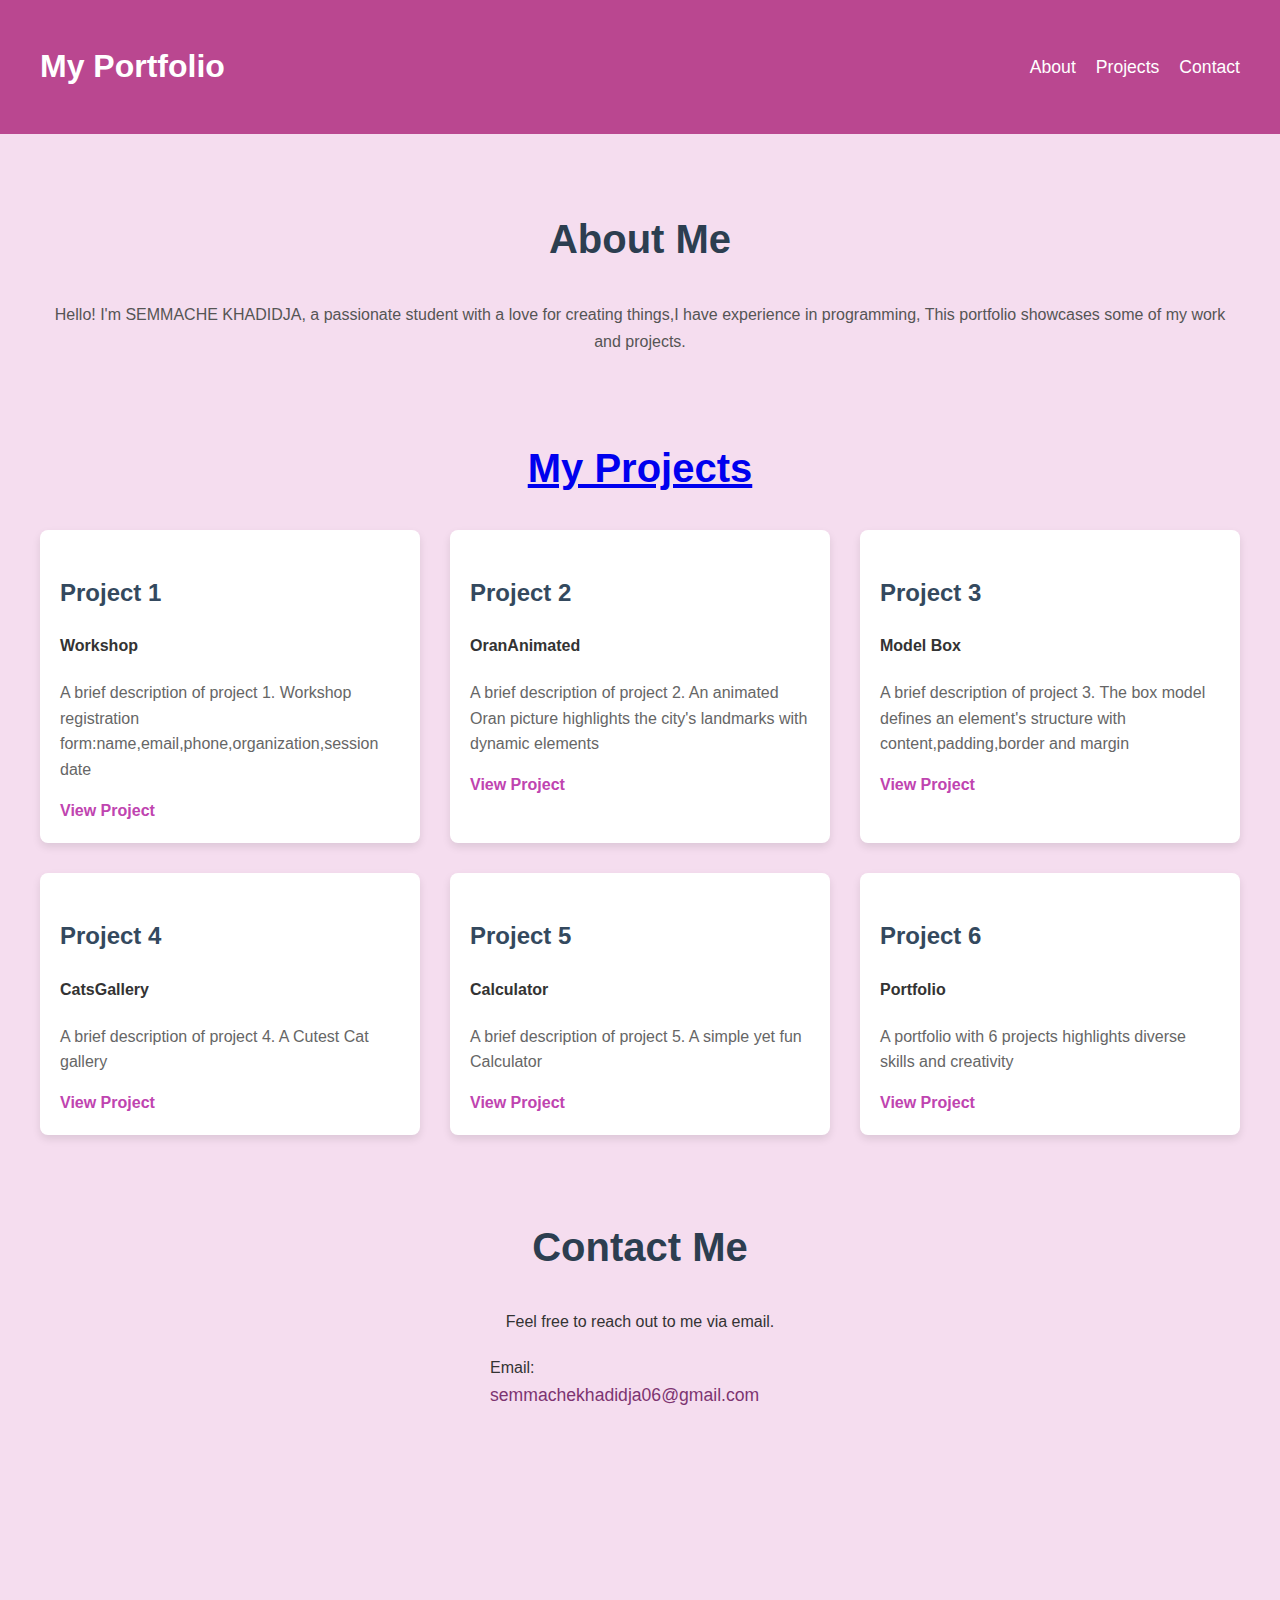
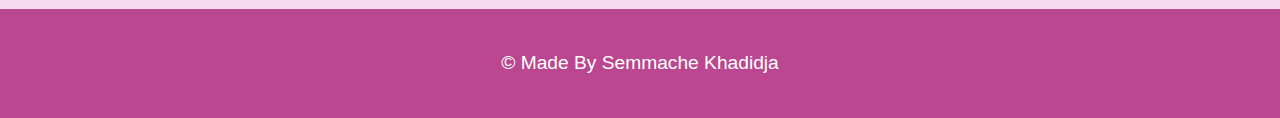
<file: index.html>
<!DOCTYPE html>
<html lang="en">
<head>
    <meta charset="UTF-8">
    <meta name="viewport" content="width=device-width, initial-scale=1.0">
    <title>My Portfolio</title>
   <link rel="stylesheet" href="styles.css">
</head>
<body class="bg-gray-100">
    <header>
        <div class="container">
            <h1>My Portfolio</h1>
            <nav>
                <ul>
                    <li><a href="#about">About</a></li>
                    <li><a href="#projects">Projects</a></li>
                    <li><a href="#contact">Contact</a></li>
                </ul>
            </nav>
        </div>
    </header>

    <main class="container">
        <section id="about">
            <h2>About Me</h2>
            <p>
                Hello! I'm SEMMACHE KHADIDJA, a passionate student with a love for creating things,I have experience in programming, This portfolio showcases some of my work and projects.
            </p>
        </section>

        <section id="projects">
            <h2> <a href="index.html">My Projects</a></h2>
            <div class="projects-grid">
                <div class="project-card">
                    <h3>Project 1</h3>
                    <h4>Workshop</h4>
                    <p>A brief description of project 1. Workshop registration form:name,email,phone,organization,session date</p>
                    <a href="index1.html">View Project</a>
                </div>
                <div class="project-card">
                    <h3>Project 2</h3>
                   <h4>OranAnimated</h4>                
                    <p>A brief description of project 2. An animated Oran picture highlights the city's landmarks with dynamic elements </p>
                    <a href="index2.html">View Project</a>
                </div>
                <div class="project-card">
                    <h3>Project 3</h3>
                     <h4>Model Box</h4> 
                    <p>A brief description of project 3. The box model defines an element's structure with content,padding,border and margin</p>
                    <a href="index3.html">View Project</a>
                </div>
                <div class="project-card">
                    <h3>Project 4</h3>
                    <h4>CatsGallery</h4> 
                    <p>A brief description of project 4. A Cutest Cat gallery</p>
                    <a href="index4.html">View Project</a>
                </div>
                <div class="project-card">
                    <h3>Project 5</h3>
                    <h4>Calculator</h4> 
                    <p>A brief description of project 5. A simple yet fun Calculator</p>
                    <a href="index5.html">View Project</a>
                </div>
                <div class="project-card">
                    <h3>Project 6</h3>
                    <h4>Portfolio</h4> 
                    <p>A portfolio with 6 projects highlights diverse skills and creativity</p>
                    <a href="index.html">View Project</a>
                </div>
            </div>
        </section>

        <section id="contact">
            <h2>Contact Me</h2>
            <p>
                Feel free to reach out to me via email.
            </p>
            <ul>
                <li>Email: <a href="mailto:your.email@example.com">semmachekhadidja06@gmail.com</a></li>
            </ul>
        </section>
    </main>

    <footer>
        <p>&copy; Made By Semmache Khadidja </p>
    </footer>

    <script>
       
        document.querySelectorAll('a[href^="#"]').forEach(anchor => {
            anchor.addEventListener('click', function (e) {
                e.preventDefault();
                document.querySelector(this.getAttribute('href')).scrollIntoView({
                    behavior: 'smooth'
                });
            });
        });
    </script>
</body>
</html>
</file>
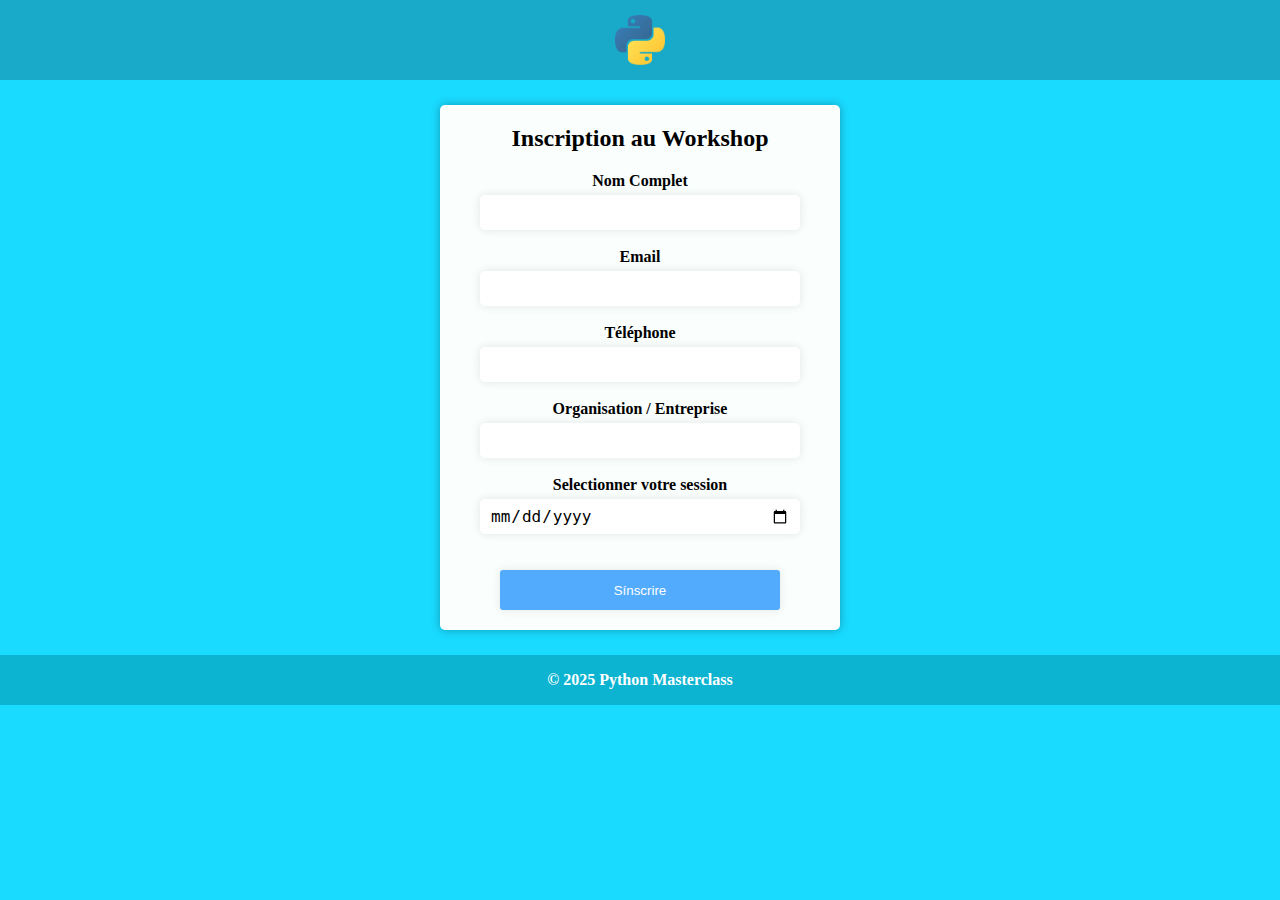
<file: index1.html>
<!DOCTYPE html>
<html lang="en">
       <head>
        <meta charset="UTF-8">
        <meta name="viewport" content="width=device-width, initial-scale=1.0">
        <title>My Website</title>
        <link rel="stylesheet" href="styles1.css">
      </head>
      <header>
        <img src='python.png' alt="logo">
      </header>
      <body>
        <form>
            <h2>
              Inscription au Workshop
            </h2>
            <label for="name">Nom Complet</label>
            <input type="text" id="name" name="name" required><br>
            <label for="email">Email</label>
            <input type="text" id="email" name="email" required><br>
            <label for="number">Téléphone</label>
            <input type="text" id="number" name="number"><br>
            <label for="organisation">Organisation / Entreprise</label>
            <input type="text" id="organisation" name="organisation" required><br>
            <label for="date">Selectionner votre session</label>
            <input type="date" name="session" id="session" required min="2025-03-07"><br><br>
            <button id="sinscrire" type="submit">Sínscrire</button>
        </form>
      </body>
      <footer>
        <h4> © 2025 Python Masterclass </h4>
     </footer>
</html>
</file>
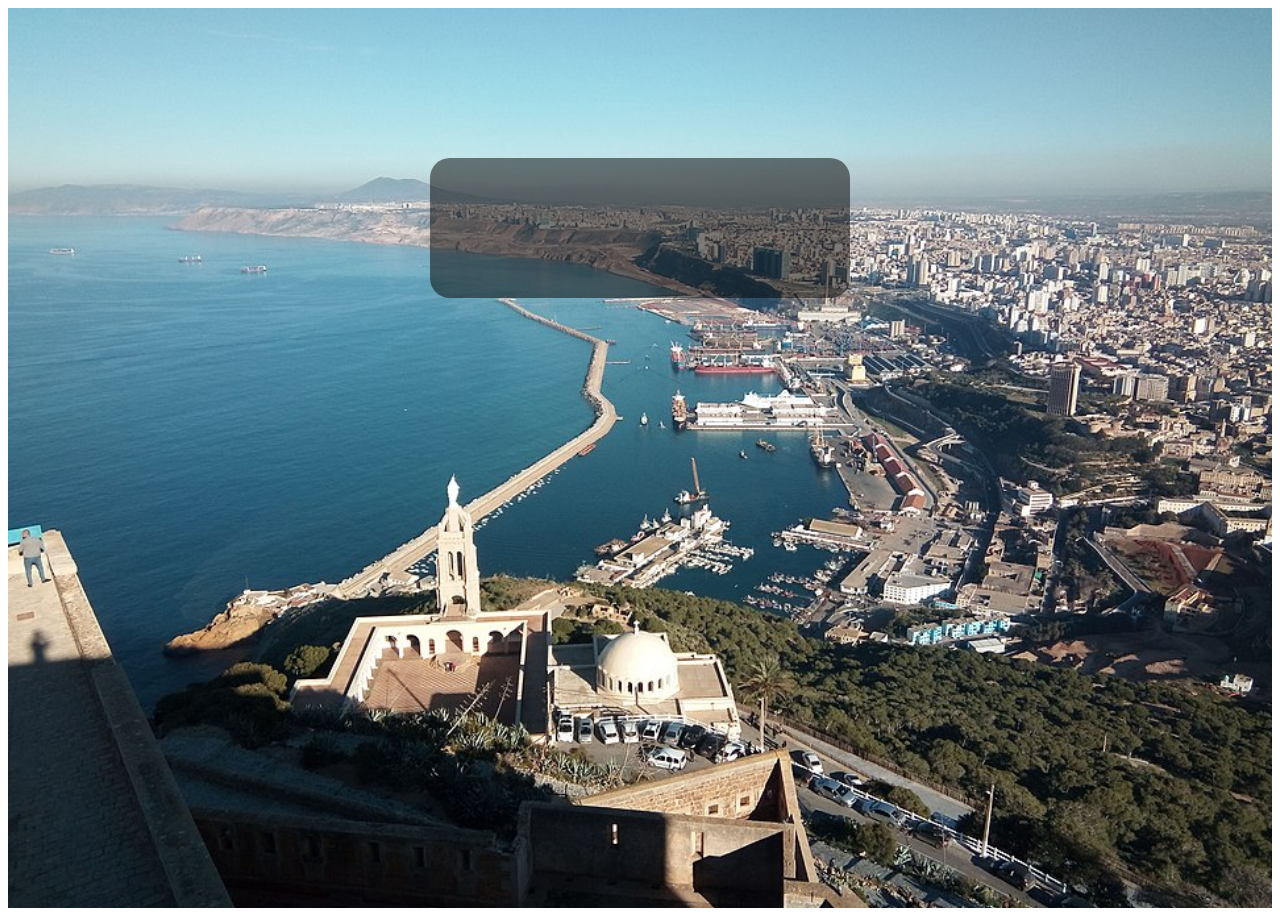
<file: index2.html>
<!DOCTYPE html>
<html lang="en">
<head>
    <meta charset="UTF-8">
    <meta name="viewport" content="width=device-width, initial-scale=1.0">
    <link rel="stylesheet" href="styles2.css">
    <title>ORAN</title>
</head>
<body>
    <div class="hero">
        <div class="text">
            <h1 class="first">Tech Conference 2025</h1>
            <p class="second"> Inspiration. Innovation. Interaction.</p>
        </div>
        </div>
    
</body>
</html>
</file>
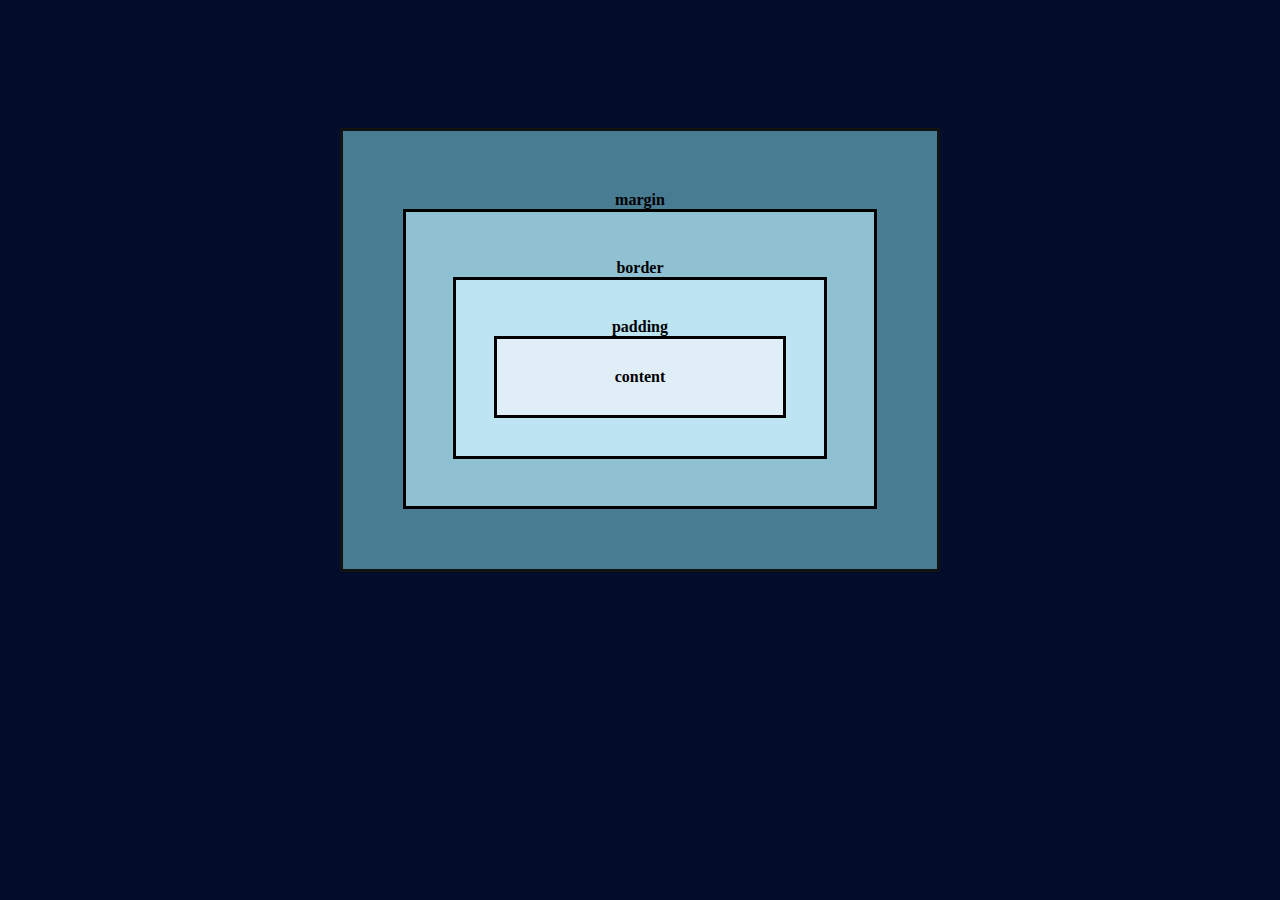
<file: index3.html>
<!DOCTYPE html>
<html lang="en">
    <head>
        <meta charset="UTF-8">
        <meta name="viewport" content="width=device-width, initial-scale=1.0">
        <link rel="stylesheet" href="styles3.css">
        <title>Comprendre et Visualiser le Box Model</title>
    </head>

    <body>
        <div class="father">

            <div class="div1">
                margin
                <div class="div2">
                    border
                    <div class="div3">
                        padding
                        <div class="div4">
                            content
                        </div>
                    </div>
                </div>
            </div>

        </div>
    </body>
</html>
</file>
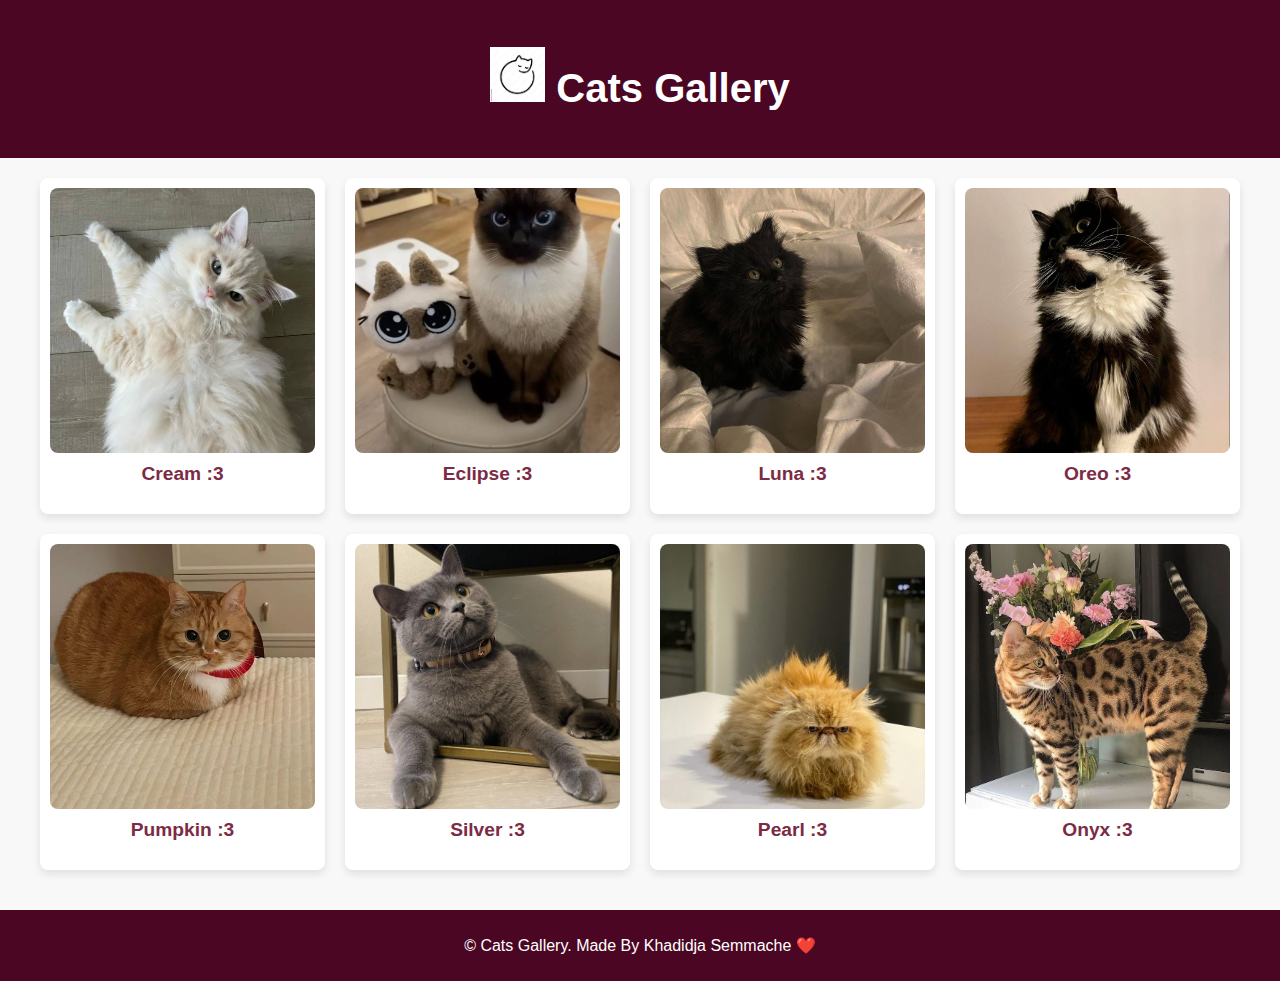
<file: index4.html>
<!DOCTYPE html>
<html lang="en">
<head>
    <meta charset="UTF-8">
    <meta name="viewport" content="width=device-width, initial-scale=1.0">
    <title>Cats Gallery</title>
    <link rel="stylesheet" href="styles4.css">
</head>
<body>
    <header>
        <h1> <img src='CatLogo.jpg' alt="Cat Logo" style="height: 55px;">  Cats Gallery</h1>
    </header>

    <main>
        <div class="gallery-container">
            <div class="gallery-item">
                <img src='Cream.jpg' alt="Cat 1">
                <h3>Cream :3</h3>
            </div>
            <div class="gallery-item">
                <img src='eclipse.jpg' alt="Cat 2">
                <h3>Eclipse :3</h3>
            </div>
            <div class="gallery-item">
                <img src='luna.jpg' alt="Cat 3">
                <h3>Luna :3</h3>
            </div>
            <div class="gallery-item">
                <img src='oreo.jpg' alt="Cat 4">
                <h3>Oreo :3</h3>
            </div>
            <div class="gallery-item">
                <img src='pumpkin.jpg' alt="Cat 5">
                <h3>Pumpkin :3</h3>
            </div>
            <div class="gallery-item">
                <img src='silver.jpg' alt="Cat 6">
                <h3>Silver :3</h3>
            </div>
            <div class="gallery-item">
                <img src='Pearl.jpg' alt="Cat 7">
                <h3>Pearl :3</h3>
            </div>
            <div class="gallery-item">
                <img src='Onyx.jpg' alt="Cat 8">
                <h3>Onyx :3</h3>
            </div>
        </div>
    </main>

    <footer>
        <p>&copy; Cats Gallery. Made By Khadidja Semmache ❤️ </p>
    </footer>
</body>
</html>
</file>
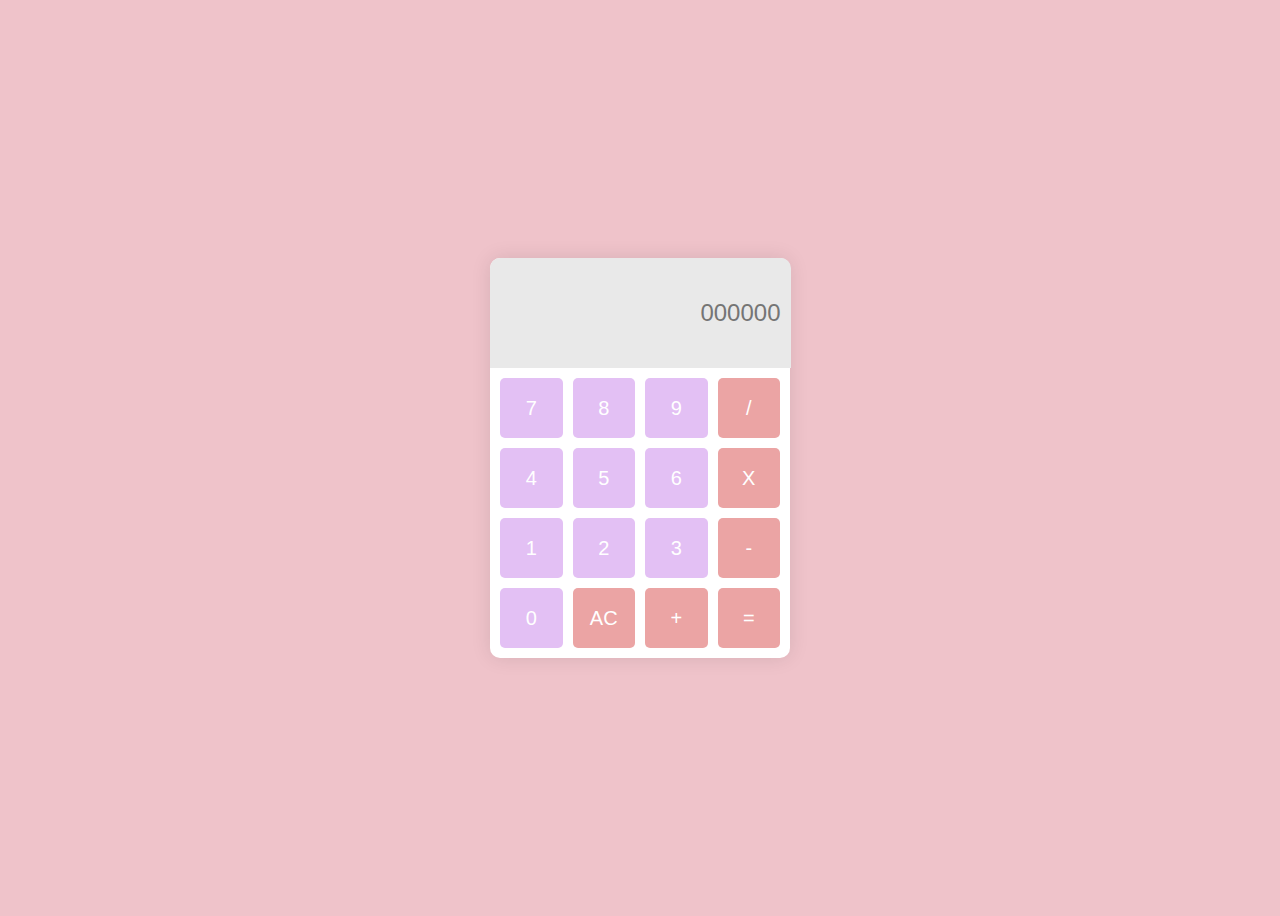
<file: index5.html>
<!DOCTYPE html>
<html lang="fr">
<head>
    <meta charset="UTF-8">
    <meta name="viewport" content="width=device-width, initial-scale=1.0">
    <title>Calculatrice</title>
    <link rel="stylesheet" href="styles5.css">
</head>
<body>
    <div class="calculator">
        <input type="text" class="display" disabled placeholder="000000">
        <div class="buttons">
            <button class="btn">7</button>
            <button class="btn">8</button>
            <button class="btn">9</button>
            <button class="btn operator">/</button>
            <button class="btn">4</button>
            <button class="btn">5</button>
            <button class="btn">6</button>
            <button class="btn operator">X</button>
            <button class="btn">1</button>
            <button class="btn">2</button>
            <button class="btn">3</button>
            <button class="btn operator">-</button>
            <button class="btn">0</button>
            <button class="btn operator">AC</button>
            <button class="btn operator">+</button>
            <button class="btn operator">=</button>
        </div>
    </div>
</body>
</html>
</file>
<file: styles.css>
body {
    font-family: 'Inter', sans-serif;
    margin: 0;
    padding: 0;
    background-color: #f5ddef;
    color: #333;
    line-height: 1.6;
}

header {
    background-color: #ba4790;
    color: rgb(255, 255, 255);
    padding: 20px 0;
}

header .container {
    max-width: 1200px;
    margin: 0 auto;
    display: flex;
    justify-content: space-between;
    align-items: center;
}

header h1 {
    font-size: 2rem;
    font-weight: bold;
}

header nav ul {
    list-style: none;
    display: flex;
    margin: 0;
    padding: 0;
}

header nav ul li {
    margin-left: 20px;
}

header nav ul li a {
    color: white;
    text-decoration: none;
    font-size: 1.1rem;
    transition: color 0.3s ease;
}

header nav ul li a:hover {
    color: #e0f7fa;
}

main {
    max-width: 1200px;
    margin: 0 auto;
    padding: 40px 0;
}

main section {
    margin-bottom: 80px;
}

main section h2 {
    font-size: 2.5rem;
    font-weight: bold;
    color: #2c3e50;
    margin-bottom: 30px;
    text-align: center;
}

#about {
    text-align: center;
}

#about p {
    color: #555;
    line-height: 1.7;
}

#projects .projects-grid {
    display: grid;
    grid-template-columns: repeat(auto-fit, minmax(300px, 1fr));
    gap: 30px;
    margin-top: 20px;
}

#projects .project-card {
    background-color: white;
    border-radius: 8px;
    box-shadow: 0 4px 8px rgba(0, 0, 0, 0.1);
    padding: 20px;
    transition: transform 0.3s ease;
}

#projects .project-card:hover {
    transform: translateY(-5px);
}

#projects .project-card h3 {
    font-size: 1.5rem;
    color: #34495e;
    margin-bottom: 10px;
}

#projects .project-card p {
    color: #666;
    margin-bottom: 15px;
}

#projects .project-card a {
    color: #bf44b0;
    text-decoration: none;
    font-weight: bold;
    transition: color 0.3s ease;
}

#projects .project-card a:hover {
    color: #ff00e1;
}

#contact p{
    text-align: center;
}
#contact ul {
    list-style: none;
    padding: 0;
    margin: 20px auto 0 auto;
    max-width: 300px;
}

#contact ul li {
    margin-bottom: 15px;
}

#contact ul li a {
    color: #7d3471;
    text-decoration: none;
    font-size: 1.1rem;
    display: flex;
    align-items: center;
    transition: color 0.3s ease;
}

#contact ul li a:hover {
    color: #ff01b3;
}

footer {
    background-color: #ba4790;
    color: white;
    padding: 20px 0;
    text-align: center;
    margin-top: 80px;
    font-size: larger;
}
</file>
<file: styles1.css>
* {
    margin: 0;
    padding: 0;
}
body {
    display: flex;
    flex-direction: column;
    background-color:#19dbff;
}
header{
    display:flex;
    justify-content: space-around;
    align-items: center;
    flex-direction: row;
    background-color:#19aac9;
    max-width: 100vw;
    height: 80px;

}
header img{
    max-width:100px;
    max-height:50px;
}
form {
    display: flex;
    flex-direction: column;
    align-items: center;
    align-self: center;
    justify-content: space-between;
    background-color: #fafefd;
    box-shadow: 0 0 10px rgba(0, 0, 0, 0.3);  
    border-radius: 5px;
    width: 400px;
    max-height: auto;
    margin-top: 25px;
    margin-bottom: 25px;
    padding-bottom: 20px;
}
label {  
    font-weight:bold;
    padding-bottom: 5px;
}

input {  
    width: 300px;
    height: 15px; 
    border: none;
    border-radius: 5px;
    box-shadow: 0 0 10px rgba(0, 0, 0, 0.1);  
    padding: 10px;
    font-size: 16px;
}  
button {
    background-color: #52abfd;
    width: 70%;
    height: 40px;
    border: none;
    border-radius: 3px;
    box-shadow: 0 0 10px rgba(0, 0, 0, 0.1);
}

#sinscrire {  
    color: white;  
}  

h2 {
    padding: 20px;
}

h4 {
    color: white;
}

footer {
    display: flex;
    background-color:#0db4d1;
    justify-content: center;
    align-items: center;
    height: 50px;
}
</file>
<file: styles2.css>
.hero {
    background-image: url('oran4.jpg');
    background-size: cover;
    background-position: center;
    height: 800px;
    width: 100%;
    color: white;
    text-align: center;
    padding-top: 100px;
    display: flex;
    justify-content: center;
}

.hero {
    animation: bgMove 4s ease-out forwards;
}    

.text{
    height: 120px;
    width: 400px;
    padding: 10px;
    border-radius: 20px;
    margin-top: 50px;
    background-color: rgba(0, 0, 0 , 0.5);
}

.first {
    animation: hello 2s ease-out forwards;
    opacity: 0;
    transform: translateY(-20px);
}

@keyframes hello {
    to {
        opacity: 1;
        transform: translateY(0);
    }
}

.second {
    animation: hi 2s ease-out forwards;
    opacity: 0;
    transform: translateY(+20px);
}

@keyframes hi {
    to {
        opacity: 1;
        transform: translateY(0);
    }
}

@keyframes bgMove {
    from {
    background-position: center top;
    }
    to {
    background-position: center bottom;
    }
    }
</file>
<file: styles3.css>
body{
    background: rgb(2, 12, 43);
    display :flex ;
    justify-content: center;
    align-items: center;
    height: 100% ;
    margin: 0;

}

.father{
    width: 600px;
    height: 400px;
    margin-top: 10%;
    background-color: rgb(36, 92, 110);
}

.div1{
    border: solid rgb(19, 18, 18) 3px;
    background-color: rgb(72, 124, 146);
    padding: 10%;
    text-align: center;
    font-weight: bold;
}

.div2{
    border: solid black 3px;
    background: rgb(144, 193, 211);
    padding: 10%;
}

.div3{
    border: solid black 3px;
    background: rgb(188, 228, 241);
    padding: 10%;
}

.div4{
    border: solid black 3px;
    background: rgb(224, 238, 247);
    padding: 10%;
}
</file>
<file: styles4.css>
body {
    font-family: 'Inter', sans-serif;
    margin: 0;
    padding: 0;
    background-color: #f8f8f8;
    color: #333;
}

header {
    background-color: #4a0622;
    color: white;
    text-align: center;
    padding: 20px 0;
}

header h1 {
    font-size: 2.5rem;
}

main {
    padding: 20px;
    max-width: 1200px;
    margin: 0 auto;
}

.gallery-container {
    display: grid;
    grid-template-columns: repeat(auto-fit, minmax(250px, 1fr));
    gap: 20px;
}

.gallery-item {
    background-color: white;
    border-radius: 8px;
    padding: 10px;
    box-shadow: 0 4px 8px rgba(0, 0, 0, 0.1);
    transition: transform 0.3s ease;
    overflow: hidden; /* Ensure image doesn't overflow rounded corners */
}

.gallery-item:hover {
    transform: translateY(-5px);
}

.gallery-item img {
    width: 100%;
    border-radius: 8px;
    display: block; /* Removes extra space below image */
    aspect-ratio: 1 / 1;  /* Keep images square-like */
    object-fit: cover; /* Ensure images cover the entire area */
}

.gallery-item h3 {
    font-size: 1.2rem;
    margin-top: 10px;
    text-align: center;
    color: #7c2b45;
}

footer {
    background-color: #4a0622;
    color: white;
    text-align: center;
    padding: 10px 0;
    margin-top: 20px;
}
body.header.h1.img {
    size: 20px;
}
</file>
<file: styles5.css>
body {
    display: flex;
    justify-content: center;
    align-items: center;
    height: 100vh;
    background-color: #EFC3CA;
    font-family: Arial, sans-serif;
}

.calculator {
    background-color: #fff;
    border-radius: 10px;
    box-shadow: 0 0 20px rgba(0, 0, 0, 0.1);
    width: 300px;
    -webkit-border-radius: 10px;
    -moz-border-radius: 10px;
    -ms-border-radius: 10px;
    -o-border-radius: 10px;
}

.display {
    width: 93.5%;
    height: 90px;
    border: none;
    border-radius: 10px 10px 0 0;
    text-align: right;
    padding: 10px;
    font-size: 24px;
    background-color: #e9e9e9;
}

.buttons {
    display: grid;
    grid-template-columns: repeat(4, 1fr);
    gap: 10px;
    padding: 10px;
}

.btn {
    background-color: #e3c0f4;
    color: white;
    border: none;
    border-radius: 5px;
    height: 60px;
    font-size: 20px;
    cursor: pointer;
    transition: background-color 0.3s, transform 0.1s;
}

.btn.operator {
    background-color: #eba4a4;
}

.btn:active {
    transform: scale(0.95);
}

.btn:hover {
    background-color: #de72c1;
}

.btn.operator:hover {
    background-color: #6d2929;
}
</file>
